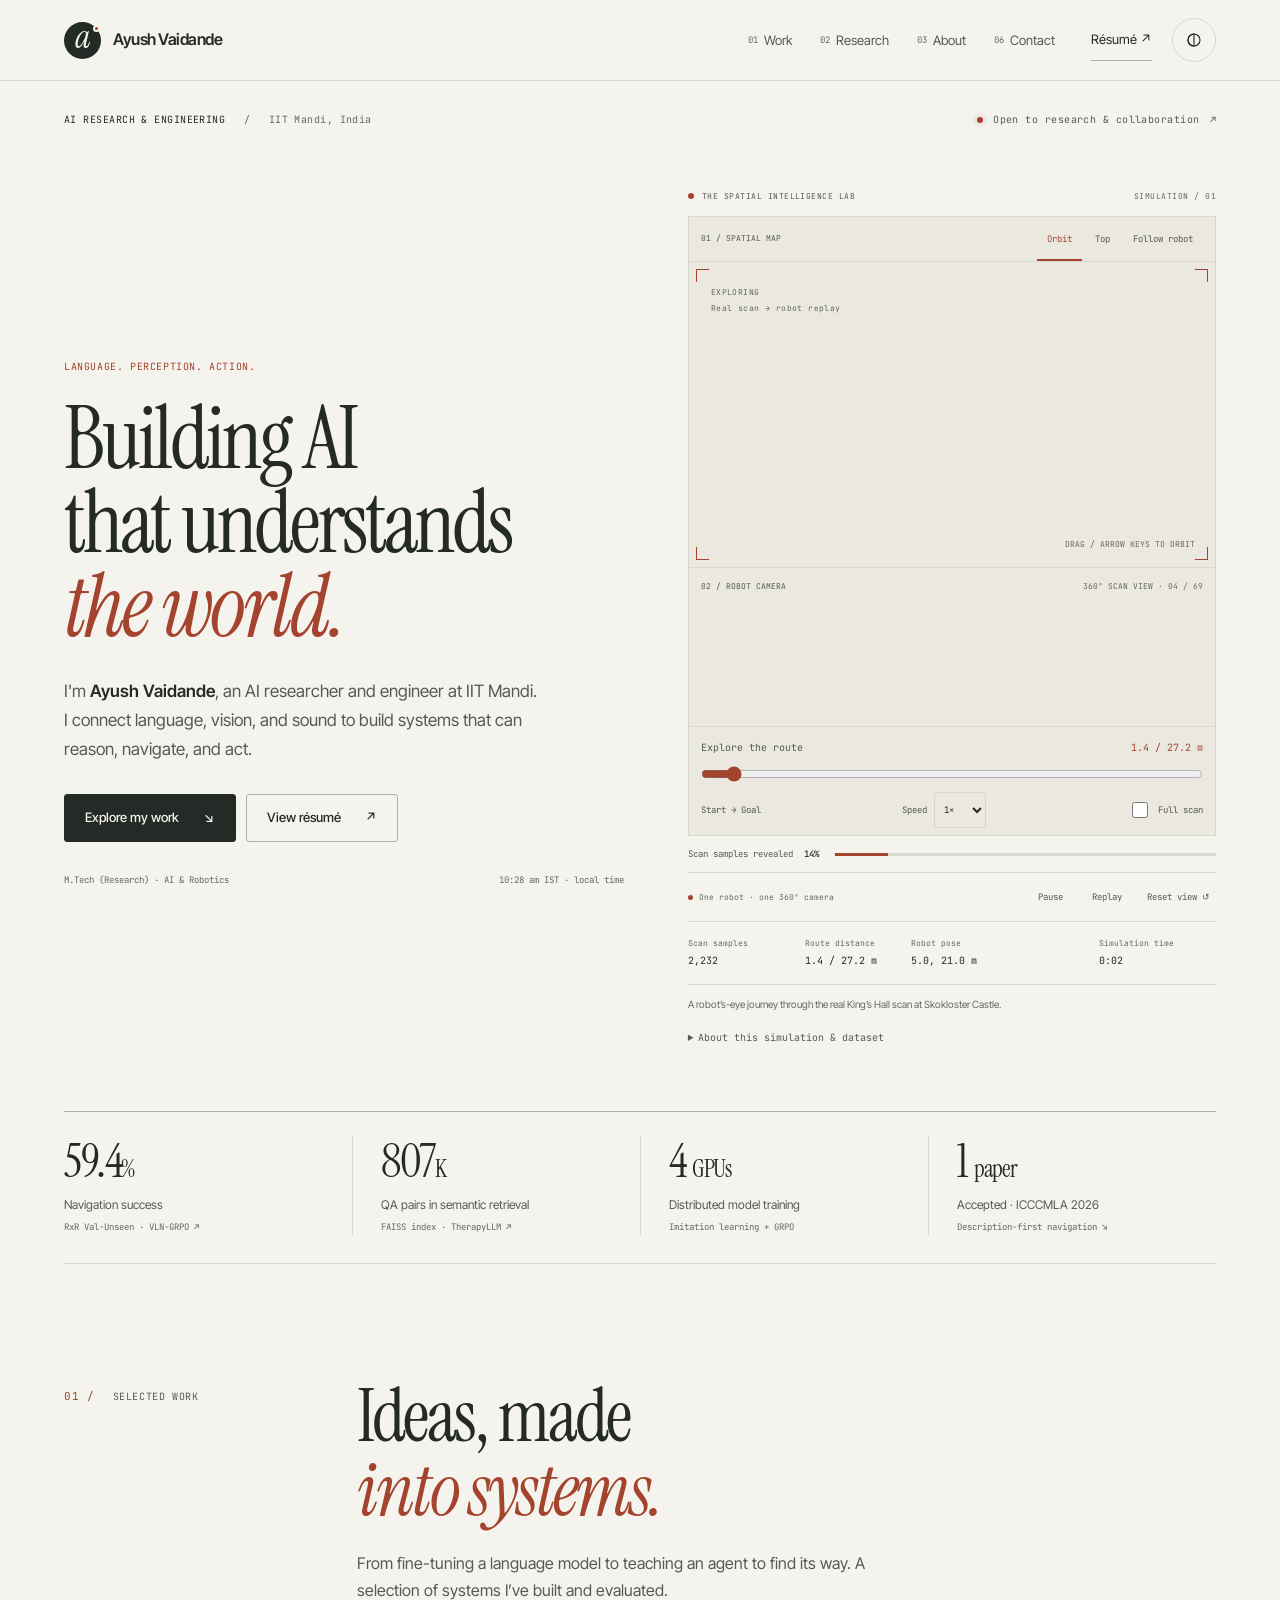
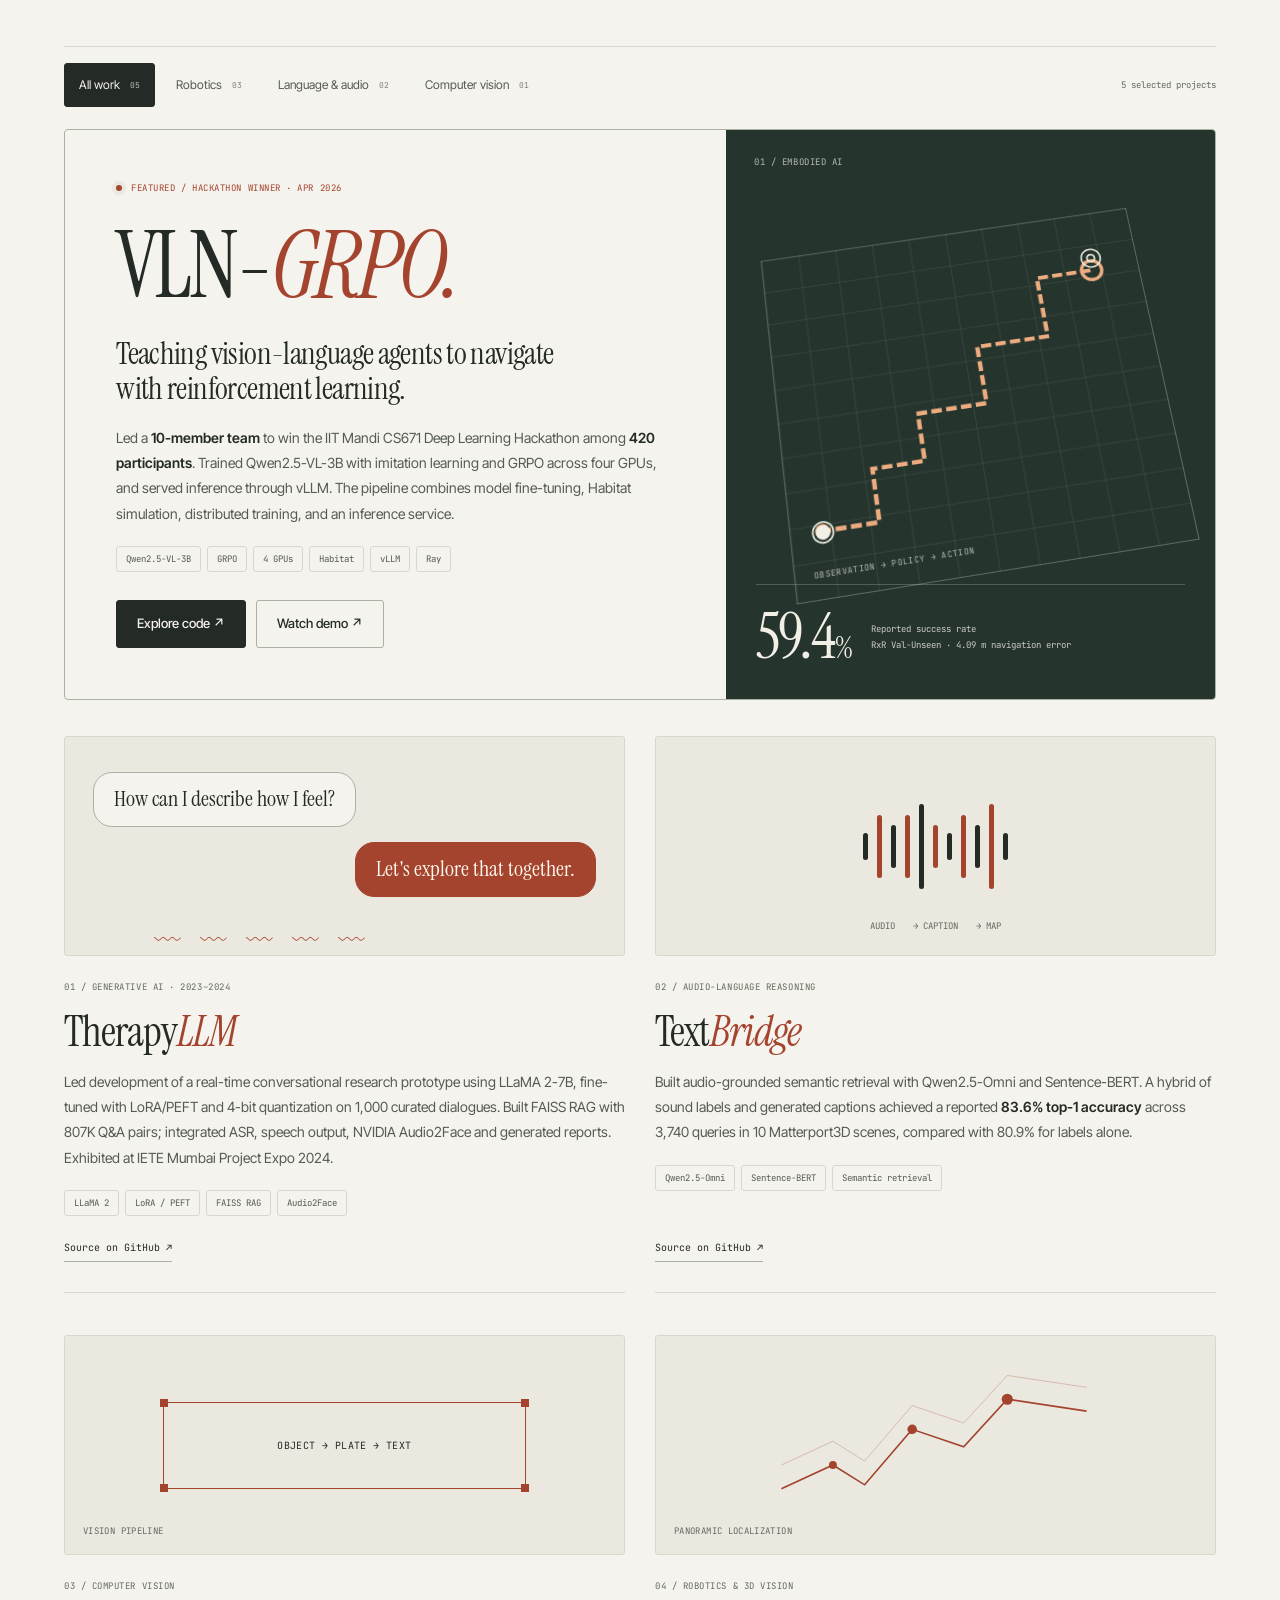
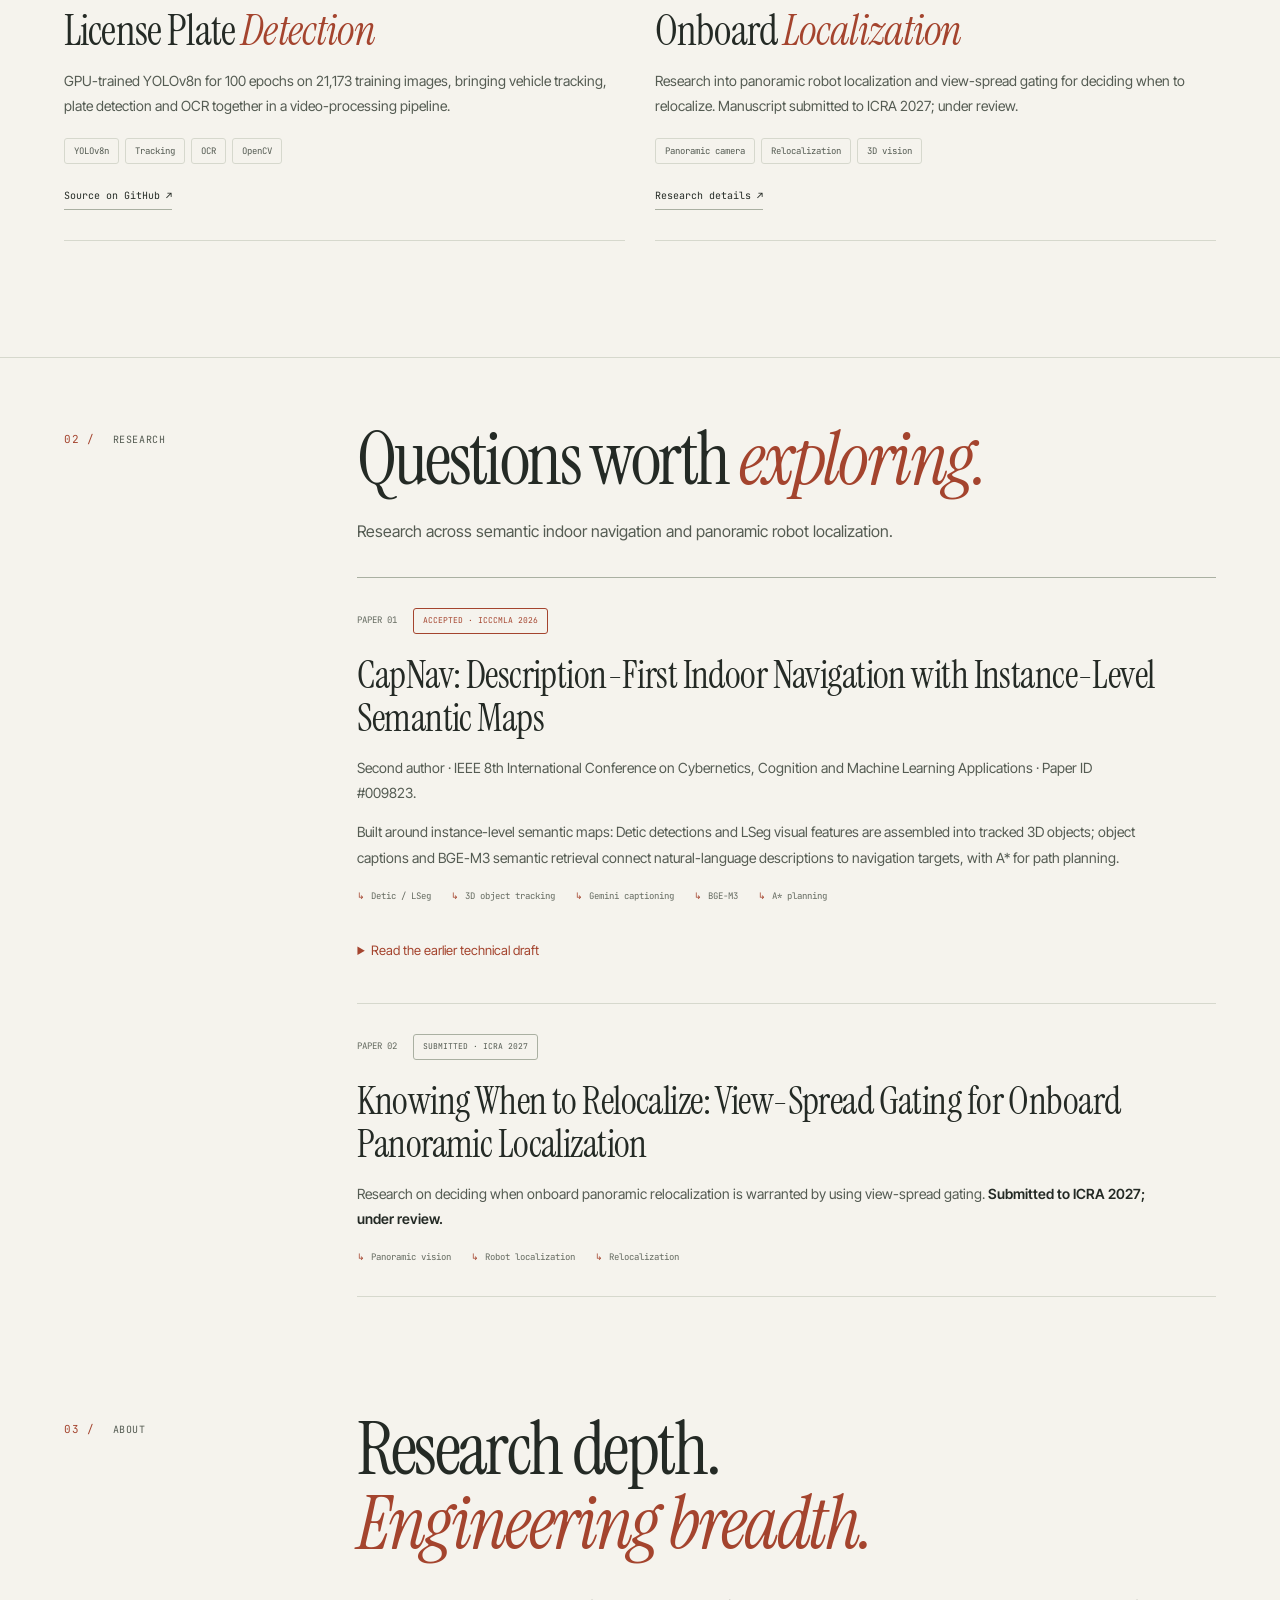
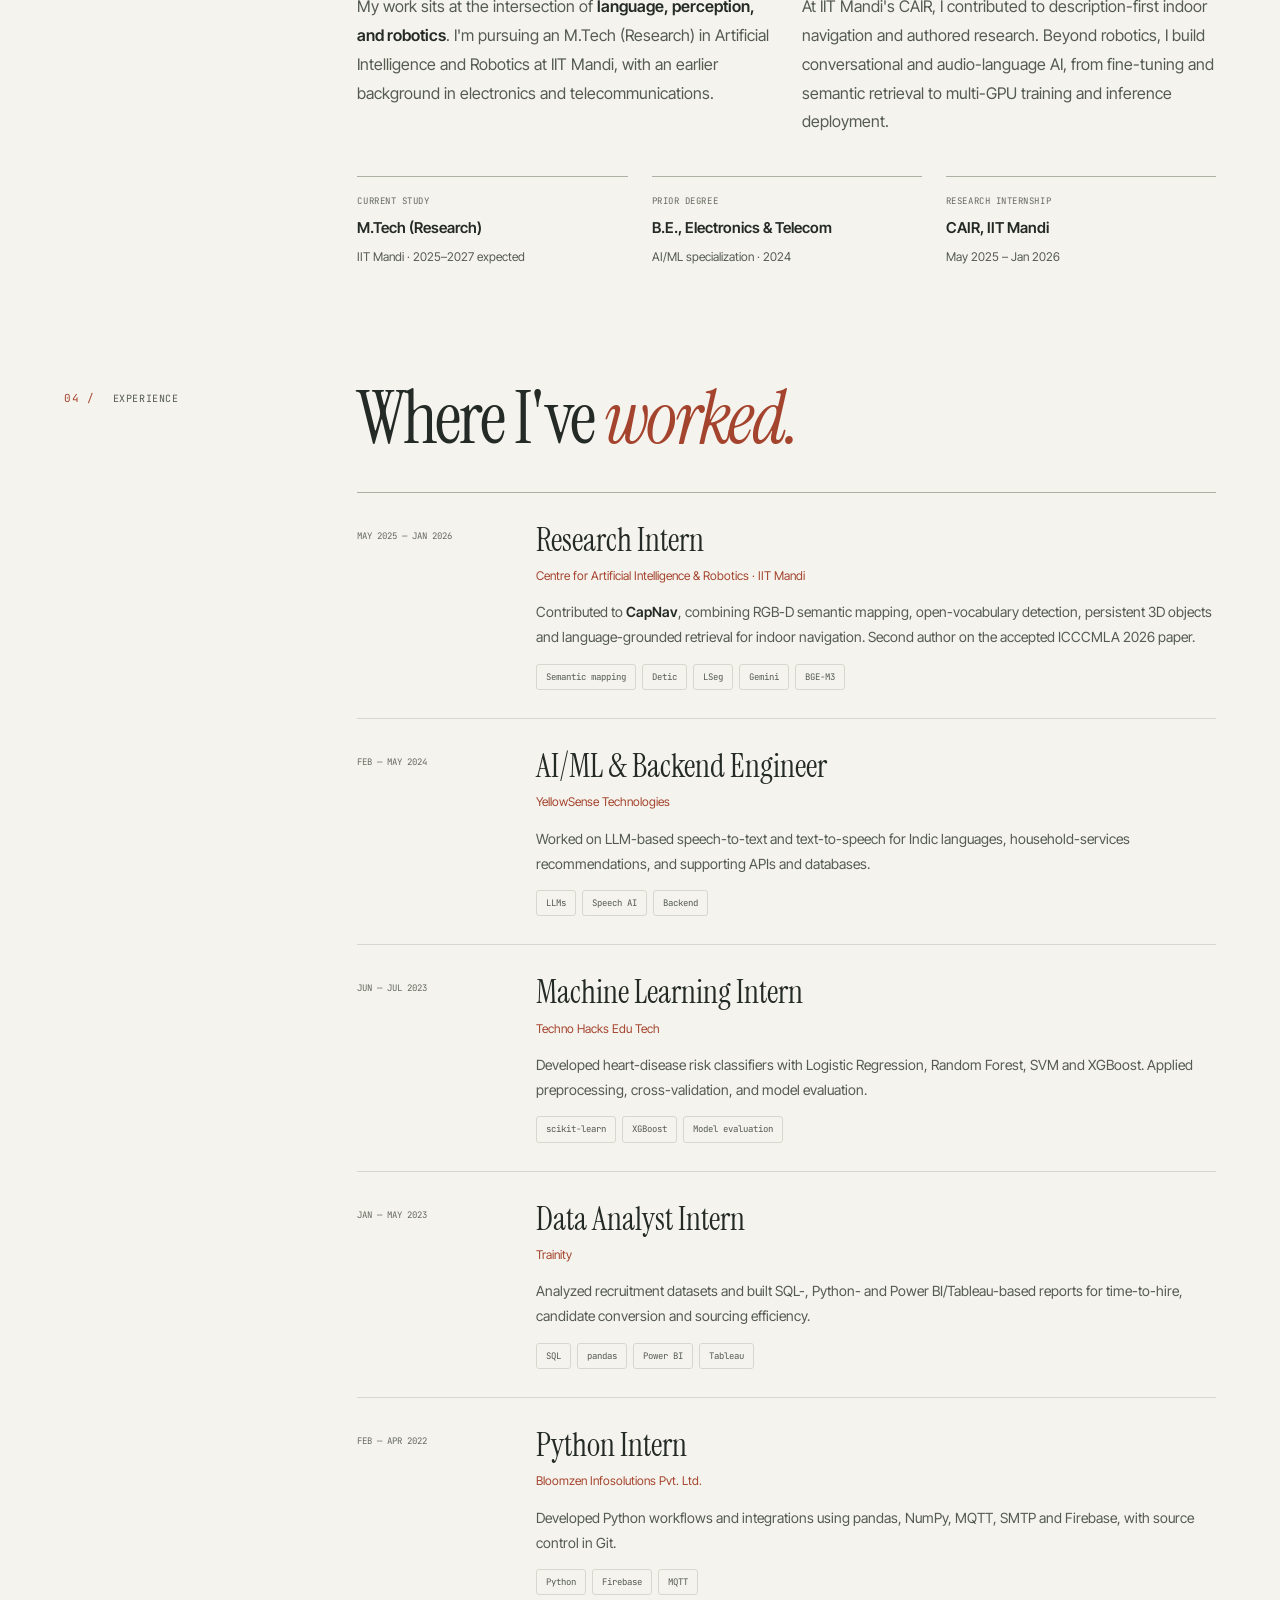
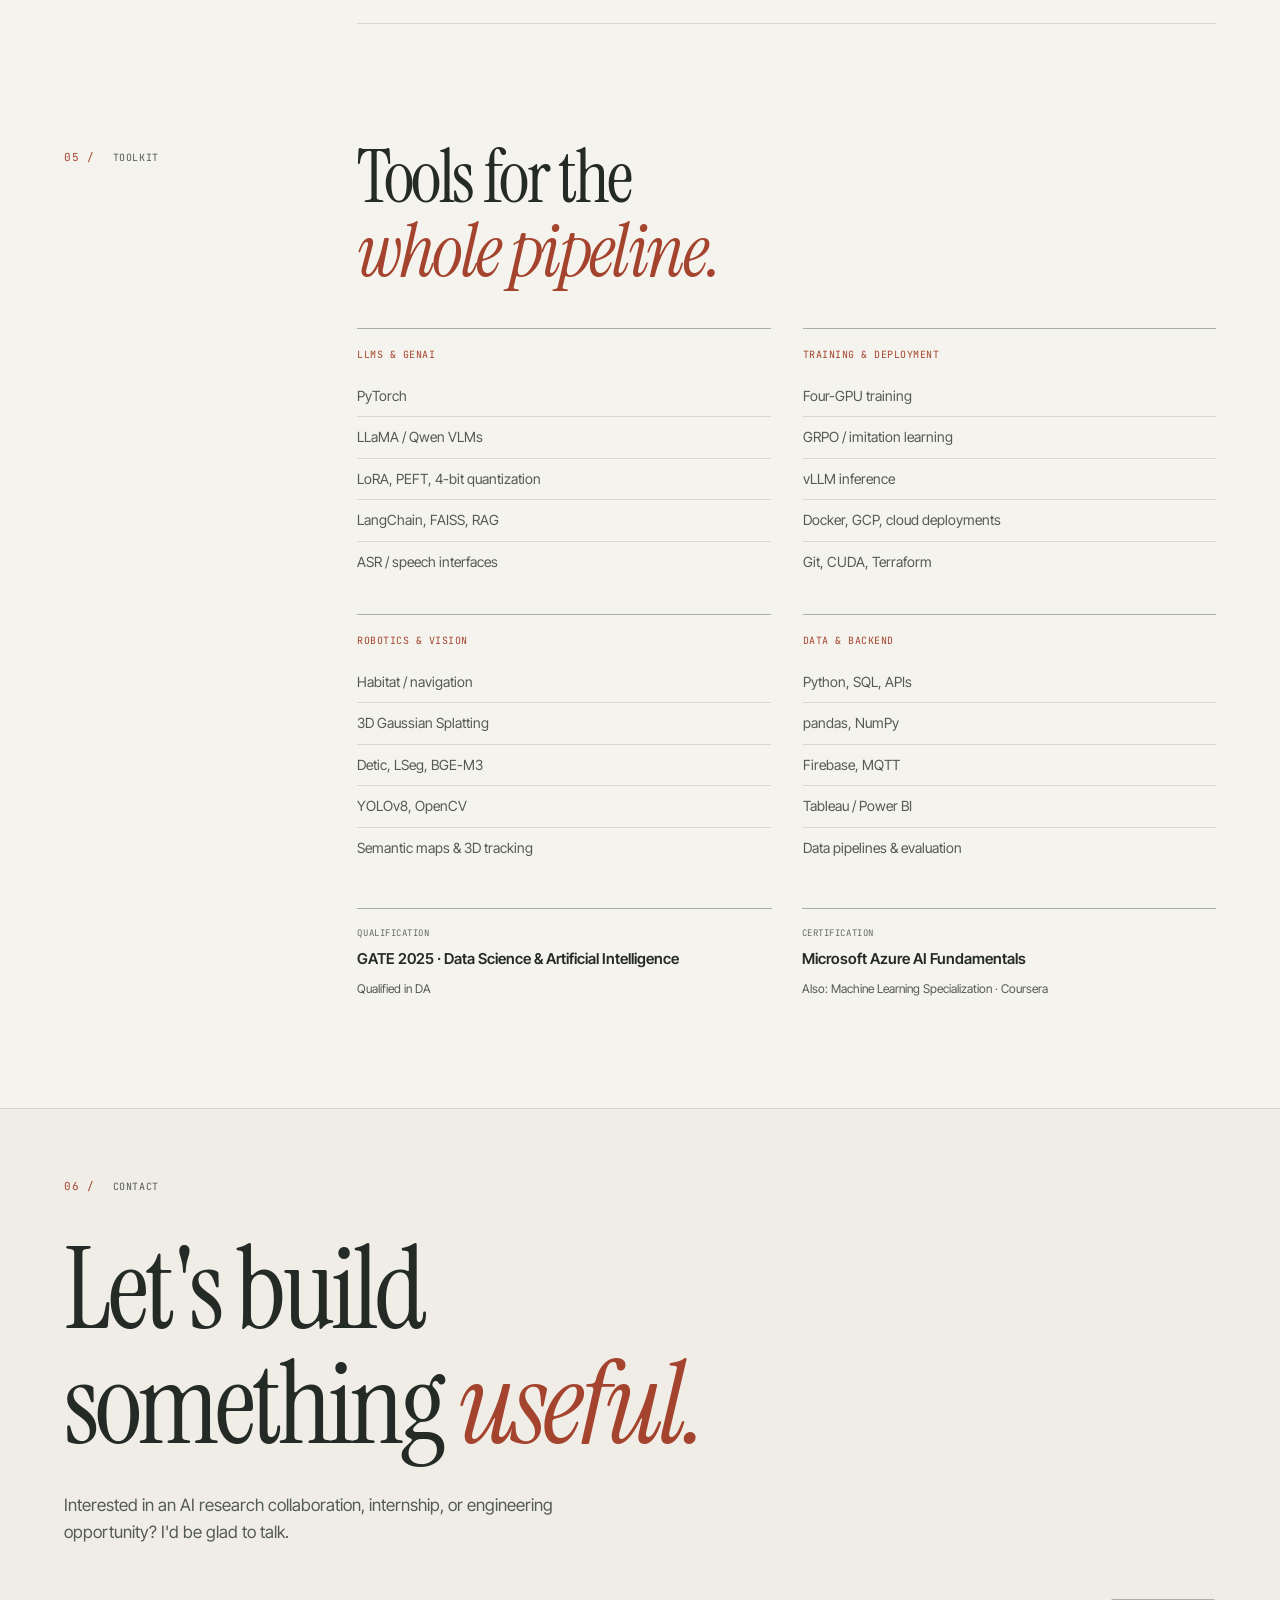
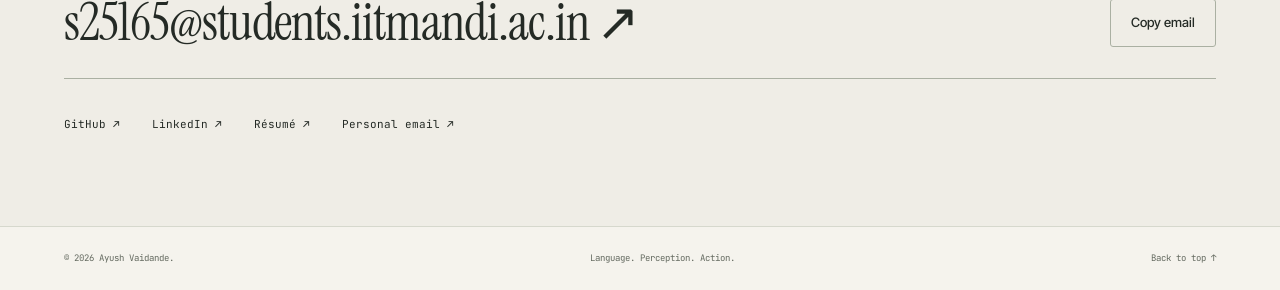
<file: index.html>
<!DOCTYPE html>
<html lang="en">
<head>
  <meta charset="utf-8">
  <meta name="viewport" content="width=device-width, initial-scale=1">
  <meta name="color-scheme" content="light dark">
  <meta name="author" content="Ayush Ravindra Vaidande">
  <title>Ayush Vaidande — AI Researcher · Multimodal Systems &amp; Robotics</title>
  <meta name="description" content="Ayush Vaidande is an AI and robotics researcher at IIT Mandi, building multimodal LLMs, retrieval-augmented AI, robot perception, and GPU-trained navigation systems. Explore research, projects, publications, and resume.">
  <meta name="theme-color" content="#f5f3ed">
  <meta property="og:type" content="website">
  <meta property="og:title" content="Ayush Vaidande — AI Research & Engineering">
  <meta property="og:description" content="Multimodal LLMs, retrieval systems, robot navigation and AI infrastructure. Research and projects by Ayush Vaidande.">
  <meta property="og:url" content="https://theiotguy.github.io/portfolio/">
  <meta property="og:image" content="https://theiotguy.github.io/portfolio/assets/social-card.png">
  <meta property="og:image:width" content="1200">
  <meta property="og:image:height" content="630">
  <meta property="og:image:alt" content="Ayush Vaidande — AI Research and Engineering. Language, perception, action.">
  <meta name="twitter:card" content="summary_large_image">
  <link rel="canonical" href="https://theiotguy.github.io/portfolio/">
  <link rel="icon" href="data:image/svg+xml,%3Csvg xmlns='http://www.w3.org/2000/svg' viewBox='0 0 64 64'%3E%3Crect width='64' height='64' rx='15' fill='%23181919'/%3E%3Ctext x='32' y='47' font-family='Georgia' font-size='50' font-style='italic' text-anchor='middle' fill='%23f1efe9'%3Ea%3C/text%3E%3Ccircle cx='47' cy='16' r='6' fill='%23b83d20'/%3E%3C/svg%3E">
  <link rel="preconnect" href="https://fonts.googleapis.com">
  <link rel="preconnect" href="https://fonts.gstatic.com" crossorigin>
  <link href="https://fonts.googleapis.com/css2?family=Instrument+Serif:ital@0;1&family=Inter+Tight:wght@400;500;600;700&family=JetBrains+Mono:wght@400;500;600&display=swap" rel="stylesheet">
  <link rel="stylesheet" href="css/style.css?v=20261110-replay">
  <script src="js/splatmap.js?v=20261110-replay" defer></script>
  <script src="js/main.js?v=20261110-replay" defer></script>
  <script>

    (() => {try {let theme=localStorage.getItem('theme');if(theme!=='light'&&theme!=='dark')theme=window.matchMedia('(prefers-color-scheme: dark)').matches?'dark':'light';document.documentElement.dataset.theme=theme;}catch(e){document.documentElement.dataset.theme='light';}})();
  </script>
  <script type="application/ld+json">{"@context":"https://schema.org","@type":"Person","name":"Ayush Ravindra Vaidande","url":"https://theiotguy.github.io/portfolio/","email":"mailto:s25165@students.iitmandi.ac.in","alumniOf":{"@type":"CollegeOrUniversity","name":"Shivajirao Jondhale College of Engineering"},"affiliation":{"@type":"CollegeOrUniversity","name":"Indian Institute of Technology Mandi"},"sameAs":["https://github.com/THEIOTGUY","https://www.linkedin.com/in/ayush-vaidande-383998218/"]}</script>
</head>
<body>
<noscript><style>.theme-toggle,.menu-btn,#copy-email{display:none}@media(max-width:680px){.site-header{position:static}.header-inner{height:auto;padding-block:15px;flex-wrap:wrap}.nav{position:static;display:flex;flex-direction:row;flex-wrap:wrap;width:100%;padding:8px 0 0;border:0;gap:16px}.nav-link{font:14px Arial,sans-serif;padding:8px 0;border:0}.nav-link span{display:none}}</style></noscript>
<a class="skip" href="#main">Skip to main content</a>
<header class="site-header">
  <div class="wrap header-inner">
    <a class="brand" href="#top" aria-label="Ayush Vaidande, home"><span class="brand-mark" aria-hidden="true">a<span class="brand-dot"></span></span><span class="brand-name">Ayush Vaidande</span></a>
    <nav class="nav" id="nav" aria-label="Primary navigation">
      <a class="nav-link" href="#work"><span>01</span>Work</a>
      <a class="nav-link" href="#research"><span>02</span>Research</a>
      <a class="nav-link" href="#about"><span>03</span>About</a>
      <a class="nav-link" href="#contact"><span>06</span>Contact</a>
      <a class="nav-link mobile-resume" href="https://drive.google.com/file/d/1GcUx9p0rFMbqdpmThmN70M3OXyEjYob3/view?usp=drivesdk" target="_blank" rel="noopener noreferrer">Résumé ↗</a>
    </nav>
    <div class="header-actions">
      <a class="resume-link" href="https://drive.google.com/file/d/1GcUx9p0rFMbqdpmThmN70M3OXyEjYob3/view?usp=drivesdk" target="_blank" rel="noopener noreferrer">Résumé <span aria-hidden="true">↗</span></a>
      <button class="icon-btn theme-toggle" id="theme-toggle" type="button" aria-label="Switch theme" title="Toggle light and dark theme"><svg viewBox="0 0 24 24" fill="none" stroke="currentColor" stroke-width="1.5" aria-hidden="true"><circle cx="12" cy="12" r="8"/><path d="M12 4a8 8 0 0 0 0 16z"/></svg></button>
      <button class="icon-btn menu-btn" id="menu-btn" type="button" aria-label="Open menu" aria-expanded="false" aria-controls="nav"><span></span><span></span></button>
    </div>
  </div>
  <div class="progress" id="progress" aria-hidden="true"></div>
</header>
<main id="main">
  <section class="hero" id="top" aria-labelledby="hero-title">
    <div class="wrap">
      <div class="hero-meta"><p>AI RESEARCH &amp; ENGINEERING <span class="meta-separator">/</span> <span>IIT Mandi, India</span></p><a class="hero-status" href="#contact"><span class="live-dot" aria-hidden="true"></span>Open to research &amp; collaboration <span aria-hidden="true">↗</span></a></div>
      <div class="hero-grid">
        <div class="hero-copy">
          <p class="eyebrow hero-eyebrow">LANGUAGE. PERCEPTION. ACTION.</p>
          <h1 class="display hero-title" id="hero-title">Building AI<br>that understands<br><em>the world.</em></h1>
          <p class="hero-lede">I'm <strong>Ayush Vaidande</strong>, an AI researcher and engineer at IIT Mandi. I connect language, vision, and sound to build systems that can reason, navigate, and act.</p>
          <div class="hero-cta"><a class="btn btn-solid" href="#work">Explore my work <span aria-hidden="true">↘</span></a><a class="btn btn-line" href="https://drive.google.com/file/d/1GcUx9p0rFMbqdpmThmN70M3OXyEjYob3/view?usp=drivesdk" target="_blank" rel="noopener noreferrer">View résumé <span aria-hidden="true">↗</span></a></div>
          <div class="hero-byline"><span>M.Tech (Research) · AI &amp; Robotics</span><span><time id="clock">IST</time> · local time</span></div>
        </div>
        <figure class="fig hero-figure" aria-labelledby="map-caption">
          <div class="figure-heading"><span><span class="rec" aria-hidden="true"></span> THE SPATIAL INTELLIGENCE LAB</span><span>SIMULATION / 01</span></div>
          <div class="scene-views" role="group" aria-label="Map viewpoint">
            <span>01 / SPATIAL MAP</span><div><button type="button" data-map-view="orbit" aria-pressed="true">Orbit</button><button type="button" data-map-view="top" aria-pressed="false">Top</button><button type="button" data-map-view="follow" aria-pressed="false">Follow robot</button></div>
          </div>
          <div class="fig-frame"><canvas id="map-canvas" tabindex="0" role="img" aria-label="Interactive robot replay inside a real scanned indoor environment. Use arrow keys or drag to orbit; Home resets the view." aria-describedby="map-caption"></canvas><span class="corner tl"></span><span class="corner tr"></span><span class="corner bl"></span><span class="corner br"></span><div class="fig-overlay"><span class="fig-tag"><span class="sim-state" id="map-status">Mapping</span><br><span>Real scan → robot replay</span></span><span class="fig-hint">DRAG / ARROW KEYS TO ORBIT</span></div></div>
          <div class="panorama-panel"><div class="panorama-heading"><span>02 / ROBOT CAMERA</span><span>360° SCAN VIEW <span id="capture-status"></span></span></div><canvas id="camera-canvas" role="img" aria-label="360 degree panoramic rendering of the real castle scan from the simulated robot camera, synchronized with the map."></canvas></div>
          <div class="replay-controls" hidden>
            <div class="replay-labels"><label for="route-seek">Explore the route</label><output id="route-position" for="route-seek">0 / 27.2 m</output></div>
            <input id="route-seek" type="range" min="0" max="1000" value="0" step="1" aria-label="Position along the robot route" aria-valuetext="Start of route">
            <div class="replay-options"><span id="route-stage">Outbound</span><label for="replay-speed">Speed <select id="replay-speed" aria-label="Playback speed"><option value="0.5">0.5×</option><option value="1" selected>1×</option><option value="2">2×</option></select></label><label class="scan-switch"><input type="checkbox" id="scan-full"> Full scan</label></div>
          </div>
          <div class="mapping-progress"><span>Scan samples revealed <strong id="hud-coverage">—</strong></span><progress id="map-progress" max="100" value="0" aria-label="Fraction of scan samples within four meters of the robot route"></progress></div>
          <div class="map-toolbar"><span class="map-legend"><i aria-hidden="true"></i> One robot · one 360° camera</span><div class="map-controls" hidden><button id="map-toggle" type="button" aria-pressed="false"><span data-map-label>Pause motion</span></button><button id="map-replay" type="button" aria-label="Restart mapping from the beginning">Replay</button><button id="map-reset" type="button">Reset view <span aria-hidden="true">↺</span></button></div></div>
          <dl class="readout"><div><dt>Scan samples</dt><dd id="hud-splats">—</dd></div><div><dt>Route distance</dt><dd id="hud-obs">—</dd></div><div><dt>Robot pose</dt><dd id="hud-pose">—</dd></div><div><dt>Simulation time</dt><dd id="hud-time">—</dd></div></dl>
          <figcaption id="map-caption">A robot’s-eye journey through the real King’s Hall scan at Skokloster Castle.</figcaption>
          <details class="scan-about"><summary>About this simulation &amp; dataset</summary><p>Real textured scan; simulated robot and route. Camera views are pre-rendered every 0.4 m. The reveal counts scan samples within 4 m, without occlusion testing; it is not a measured reconstruction score or a live model evaluation.</p><p>Scan by <a href="https://sketchfab.com/3d-models/the-king-s-hall-d18155613363445b9b68c0c67196d98d" target="_blank" rel="noopener noreferrer">Erik Lernestål / Skokloster Castle</a> · CC BY 4.0. Distributed via <a href="https://huggingface.co/datasets/ai-habitat/habitat_test_scenes" target="_blank" rel="noopener noreferrer">Habitat Test Scenes</a>.</p></details>
        </figure>
      </div>
      <div class="impact" aria-label="Research and project highlights"><div><strong>59.4<span>%</span></strong><span>Navigation success</span><small>RxR Val-Unseen · <a href="https://github.com/THEIOTGUY/VLN-GRPO" target="_blank" rel="noopener noreferrer">VLN-GRPO ↗</a></small></div><div><strong>807<span>K</span></strong><span>QA pairs in semantic retrieval</span><small>FAISS index · <a href="https://github.com/THEIOTGUY/TherapyLLM" target="_blank" rel="noopener noreferrer">TherapyLLM ↗</a></small></div><div><strong>4 <span>GPUs</span></strong><span>Distributed model training</span><small>Imitation learning + GRPO</small></div><div><strong>1 <span>paper</span></strong><span>Accepted · ICCCMLA 2026</span><small><a href="#research">Description-first navigation ↘</a></small></div></div>
    </div>
  </section>

  <section class="section projects-section" id="work" aria-labelledby="work-head"><div class="wrap grid"><div class="sec-label reveal"><span class="idx">01 /</span><span>SELECTED WORK</span></div><div class="sec-body"><h2 class="display section-title reveal" id="work-head">Ideas, made<br><em>into systems.</em></h2><p class="section-note reveal">From fine-tuning a language model to teaching an agent to find its way. A selection of systems I’ve built and evaluated.</p></div></div>
  <div class="wrap">
    <div class="work-toolbar"><div class="project-filters" role="group" aria-label="Filter projects" hidden><button class="filter-btn active" type="button" data-filter="all" aria-pressed="true">All work <span>05</span></button><button class="filter-btn" type="button" data-filter="robotics" aria-pressed="false">Robotics <span>03</span></button><button class="filter-btn" type="button" data-filter="language" aria-pressed="false">Language &amp; audio <span>02</span></button><button class="filter-btn" type="button" data-filter="vision" aria-pressed="false">Computer vision <span>01</span></button></div><p class="filter-status" id="filter-status" role="status" aria-live="polite">5 selected projects</p></div>
    <article class="feature-project reveal" id="project-vln" data-category="robotics"><div class="feature-copy"><div class="eyebrow"><span class="live-dot" aria-hidden="true"></span> FEATURED / HACKATHON WINNER · APR 2026</div><h3 class="display">VLN-<em>GRPO.</em></h3><p class="feature-sub">Teaching vision-language agents to navigate with reinforcement learning.</p><p>Led a <strong>10-member team</strong> to win the IIT Mandi CS671 Deep Learning Hackathon among <strong>420 participants</strong>. Trained Qwen2.5-VL-3B with imitation learning and GRPO across four GPUs, and served inference through vLLM. The pipeline combines model fine-tuning, Habitat simulation, distributed training, and an inference service.</p><ul class="tags"><li>Qwen2.5-VL-3B</li><li>GRPO</li><li>4 GPUs</li><li>Habitat</li><li>vLLM</li><li>Ray</li></ul><div class="project-actions"><a class="btn btn-solid" href="https://github.com/THEIOTGUY/VLN-GRPO" target="_blank" rel="noopener noreferrer">Explore code ↗</a><a class="btn btn-line" href="https://drive.google.com/file/d/15JzGiJpku2RAGnERenPym_cz7Lz4FsfA/view?usp=drivesdk" target="_blank" rel="noopener noreferrer">Watch demo ↗</a></div></div><div class="feature-visual" aria-label="Illustration of a navigation grid with a highlighted path"><div class="visual-kicker">01 / EMBODIED AI</div><div class="grid-art"><span class="grid-robot">◉</span><span class="grid-goal">◎</span><svg viewBox="0 0 440 400" aria-hidden="true" preserveAspectRatio="none"><path d="M35 328 L98 328 L98 268 L157 268 L157 213 L236 213 L236 145 L319 145 L319 72 L385 72" fill="none" stroke="currentColor" stroke-width="5" stroke-linecap="square" stroke-dasharray="7 10"/><circle cx="35" cy="328" r="8" fill="currentColor"/><circle cx="385" cy="72" r="12" fill="none" stroke="currentColor" stroke-width="4"/></svg><div class="art-label">OBSERVATION → POLICY → ACTION</div></div><div class="feature-stat"><strong>59.4<span>%</span></strong><span>Reported success rate<br>RxR Val-Unseen · 4.09 m navigation error</span></div></div></article>
    <div class="project-grid">
      <article class="project-card reveal" data-category="language"><div class="card-art card-art-therapy" aria-hidden="true"><div class="chat-bubble left">How can I describe how I feel?</div><div class="chat-bubble right">Let's explore that together.</div><div class="signal">﹏﹏﹏﹏﹏</div></div><div class="project-info"><div class="eyebrow">01 / GENERATIVE AI · 2023–2024</div><h3>Therapy<em>LLM</em></h3><p>Led development of a real-time conversational research prototype using LLaMA 2-7B, fine-tuned with LoRA/PEFT and 4-bit quantization on 1,000 curated dialogues. Built FAISS RAG with 807K Q&A pairs; integrated ASR, speech output, NVIDIA Audio2Face and generated reports. Exhibited at IETE Mumbai Project Expo 2024.</p><ul class="tags"><li>LLaMA 2</li><li>LoRA / PEFT</li><li>FAISS RAG</li><li>Audio2Face</li></ul><a class="case-link" href="https://github.com/THEIOTGUY/TherapyLLM" target="_blank" rel="noopener noreferrer">Source on GitHub ↗</a></div></article>
      <article class="project-card reveal" data-category="language robotics"><div class="card-art card-art-audio" aria-hidden="true"><div class="audio-bars"><span></span><span></span><span></span><span></span><span></span><span></span><span></span><span></span><span></span><span></span><span></span></div><div class="art-trace"><span>AUDIO</span><span>→ CAPTION</span><span>→ MAP</span></div></div><div class="project-info"><div class="eyebrow">02 / AUDIO-LANGUAGE REASONING</div><h3>Text<em>Bridge</em></h3><p>Built audio-grounded semantic retrieval with Qwen2.5-Omni and Sentence-BERT. A hybrid of sound labels and generated captions achieved a reported <strong>83.6% top-1 accuracy</strong> across 3,740 queries in 10 Matterport3D scenes, compared with 80.9% for labels alone.</p><ul class="tags"><li>Qwen2.5-Omni</li><li>Sentence-BERT</li><li>Semantic retrieval</li></ul><a class="case-link" href="https://github.com/THEIOTGUY/multimodal" target="_blank" rel="noopener noreferrer">Source on GitHub ↗</a></div></article>
      <article class="project-card reveal" data-category="vision"><div class="card-art card-art-vision" aria-hidden="true"><div class="plate-box"><span class="target-corner tl"></span><span class="target-corner tr"></span><span class="target-corner bl"></span><span class="target-corner br"></span><span>OBJECT → PLATE → TEXT</span></div><div class="art-label">VISION PIPELINE</div></div><div class="project-info"><div class="eyebrow">03 / COMPUTER VISION</div><h3>License Plate <em>Detection</em></h3><p>GPU-trained YOLOv8n for 100 epochs on 21,173 training images, bringing vehicle tracking, plate detection and OCR together in a video-processing pipeline.</p><ul class="tags"><li>YOLOv8n</li><li>Tracking</li><li>OCR</li><li>OpenCV</li></ul><a class="case-link" href="https://github.com/THEIOTGUY/yolov8_car_number_plate_detection" target="_blank" rel="noopener noreferrer">Source on GitHub ↗</a></div></article>
      <article class="project-card reveal" data-category="robotics"><div class="card-art card-art-research" aria-hidden="true"><svg viewBox="0 0 460 220"><g fill="none" stroke="currentColor"><path d="M35 165L100 135 140 160 200 90 265 112 320 52 420 67" stroke-width="2"/><path d="M35 135L100 105 140 130 200 60 265 82 320 22 420 37" stroke-width="1" opacity=".35"/></g><g fill="currentColor"><circle cx="100" cy="135" r="5"/><circle cx="200" cy="90" r="6"/><circle cx="320" cy="52" r="7"/></g></svg><div class="art-label">PANORAMIC LOCALIZATION</div></div><div class="project-info"><div class="eyebrow">04 / ROBOTICS & 3D VISION</div><h3>Onboard <em>Localization</em></h3><p>Research into panoramic robot localization and view-spread gating for deciding when to relocalize. Manuscript submitted to ICRA 2027; under review.</p><ul class="tags"><li>Panoramic camera</li><li>Relocalization</li><li>3D vision</li></ul><a class="case-link" href="#research">Research details ↗</a></div></article>
    </div>
  </div></section>

  <section class="section research-section" id="research" aria-labelledby="research-head"><div class="wrap grid"><div class="sec-label reveal"><span class="idx">02 /</span><span>RESEARCH</span></div><div class="sec-body"><h2 class="display section-title reveal" id="research-head">Questions worth <em>exploring.</em></h2><p class="section-note reveal">Research across semantic indoor navigation and panoramic robot localization.</p>
    <article class="research-paper reveal"><div class="paper-index">PAPER 01 <span class="paper-status">ACCEPTED · ICCCMLA 2026</span></div><h3>CapNav: Description-First Indoor Navigation with Instance-Level Semantic Maps</h3><p>Second author · IEEE 8th International Conference on Cybernetics, Cognition and Machine Learning Applications · Paper ID #009823.</p><p>Built around instance-level semantic maps: Detic detections and LSeg visual features are assembled into tracked 3D objects; object captions and BGE-M3 semantic retrieval connect natural-language descriptions to navigation targets, with A* for path planning.</p><div class="method-row"><span>Detic / LSeg</span><span>3D object tracking</span><span>Gemini captioning</span><span>BGE-M3</span><span>A* planning</span></div><details class="research-note"><summary>Read the earlier technical draft</summary><p>An earlier technical draft evaluates independent subgoal success on 364 <strong>category-only</strong> subgoals. The draft and its evaluation predate the accepted ICCCMLA manuscript.</p><a href="https://openreview.net/pdf?id=zZvrFzDkwF" target="_blank" rel="noopener noreferrer">Read earlier technical draft ↗</a></details></article>
    <article class="research-paper reveal"><div class="paper-index">PAPER 02 <span class="paper-status review">SUBMITTED · ICRA 2027</span></div><h3>Knowing When to Relocalize: View-Spread Gating for Onboard Panoramic Localization</h3><p>Research on deciding when onboard panoramic relocalization is warranted by using view-spread gating. <strong>Submitted to ICRA 2027; under review.</strong></p><div class="method-row"><span>Panoramic vision</span><span>Robot localization</span><span>Relocalization</span></div></article>
  </div></div></section>

  <section class="section" id="about" aria-labelledby="about-head"><div class="wrap grid"><div class="sec-label reveal"><span class="idx">03 /</span><span>ABOUT</span></div><div class="sec-body"><h2 class="display section-title reveal" id="about-head">Research depth.<br><em>Engineering breadth.</em></h2><div class="prose-cols"><p class="reveal">My work sits at the intersection of <strong>language, perception, and robotics</strong>. I'm pursuing an M.Tech (Research) in Artificial Intelligence and Robotics at IIT Mandi, with an earlier background in electronics and telecommunications.</p><p class="reveal">At IIT Mandi's CAIR, I contributed to description-first indoor navigation and authored research. Beyond robotics, I build conversational and audio-language AI, from fine-tuning and semantic retrieval to multi-GPU training and inference deployment.</p></div><div class="facts reveal"><div><span class="fact-label">CURRENT STUDY</span><strong>M.Tech (Research)</strong><span>IIT Mandi · 2025–2027 expected</span></div><div><span class="fact-label">PRIOR DEGREE</span><strong>B.E., Electronics & Telecom</strong><span>AI/ML specialization · 2024</span></div><div><span class="fact-label">RESEARCH INTERNSHIP</span><strong>CAIR, IIT Mandi</strong><span>May 2025 – Jan 2026</span></div></div></div></div></section>

  <section class="section" id="experience" aria-labelledby="experience-head"><div class="wrap grid"><div class="sec-label reveal"><span class="idx">04 /</span><span>EXPERIENCE</span></div><div class="sec-body"><h2 class="display section-title reveal" id="experience-head">Where I've <em>worked.</em></h2><div class="timeline">
    <article class="job reveal"><div class="job-date">MAY 2025 — JAN 2026</div><div class="job-main"><h3>Research Intern</h3><p class="job-org">Centre for Artificial Intelligence &amp; Robotics · IIT Mandi</p><p>Contributed to <strong>CapNav</strong>, combining RGB-D semantic mapping, open-vocabulary detection, persistent 3D objects and language-grounded retrieval for indoor navigation. Second author on the accepted ICCCMLA 2026 paper.</p><ul class="tags"><li>Semantic mapping</li><li>Detic</li><li>LSeg</li><li>Gemini</li><li>BGE-M3</li></ul></div></article>
    <article class="job reveal"><div class="job-date">FEB — MAY 2024</div><div class="job-main"><h3>AI/ML &amp; Backend Engineer</h3><p class="job-org">YellowSense Technologies</p><p>Worked on LLM-based speech-to-text and text-to-speech for Indic languages, household-services recommendations, and supporting APIs and databases.</p><ul class="tags"><li>LLMs</li><li>Speech AI</li><li>Backend</li></ul></div></article>
    <article class="job reveal"><div class="job-date">JUN — JUL 2023</div><div class="job-main"><h3>Machine Learning Intern</h3><p class="job-org">Techno Hacks Edu Tech</p><p>Developed heart-disease risk classifiers with Logistic Regression, Random Forest, SVM and XGBoost. Applied preprocessing, cross-validation, and model evaluation.</p><ul class="tags"><li>scikit-learn</li><li>XGBoost</li><li>Model evaluation</li></ul></div></article>
    <article class="job reveal"><div class="job-date">JAN — MAY 2023</div><div class="job-main"><h3>Data Analyst Intern</h3><p class="job-org">Trainity</p><p>Analyzed recruitment datasets and built SQL-, Python- and Power BI/Tableau-based reports for time-to-hire, candidate conversion and sourcing efficiency.</p><ul class="tags"><li>SQL</li><li>pandas</li><li>Power BI</li><li>Tableau</li></ul></div></article>
    <article class="job reveal"><div class="job-date">FEB — APR 2022</div><div class="job-main"><h3>Python Intern</h3><p class="job-org">Bloomzen Infosolutions Pvt. Ltd.</p><p>Developed Python workflows and integrations using pandas, NumPy, MQTT, SMTP and Firebase, with source control in Git.</p><ul class="tags"><li>Python</li><li>Firebase</li><li>MQTT</li></ul></div></article>
  </div></div></div></section>

  <section class="section" id="skills" aria-labelledby="skills-head"><div class="wrap grid"><div class="sec-label reveal"><span class="idx">05 /</span><span>TOOLKIT</span></div><div class="sec-body"><h2 class="display section-title reveal" id="skills-head">Tools for the<br><em>whole pipeline.</em></h2><div class="skills-grid">
    <div class="skill reveal"><h3>LLMs &amp; GenAI</h3><ul><li>PyTorch</li><li>LLaMA / Qwen VLMs</li><li>LoRA, PEFT, 4-bit quantization</li><li>LangChain, FAISS, RAG</li><li>ASR / speech interfaces</li></ul></div>
    <div class="skill reveal"><h3>Training &amp; deployment</h3><ul><li>Four-GPU training</li><li>GRPO / imitation learning</li><li>vLLM inference</li><li>Docker, GCP, cloud deployments</li><li>Git, CUDA, Terraform</li></ul></div>
    <div class="skill reveal"><h3>Robotics &amp; vision</h3><ul><li>Habitat / navigation</li><li>3D Gaussian Splatting</li><li>Detic, LSeg, BGE-M3</li><li>YOLOv8, OpenCV</li><li>Semantic maps &amp; 3D tracking</li></ul></div>
    <div class="skill reveal"><h3>Data &amp; backend</h3><ul><li>Python, SQL, APIs</li><li>pandas, NumPy</li><li>Firebase, MQTT</li><li>Tableau / Power BI</li><li>Data pipelines &amp; evaluation</li></ul></div>
  </div><div class="credentials reveal"><div><span class="fact-label">QUALIFICATION</span><strong>GATE 2025 · Data Science &amp; Artificial Intelligence</strong><span>Qualified in DA</span></div><div><span class="fact-label">CERTIFICATION</span><strong>Microsoft Azure AI Fundamentals</strong><span>Also: Machine Learning Specialization · Coursera</span></div></div></div></div></section>

  <section class="section contact" id="contact" aria-labelledby="contact-head"><div class="wrap"><p class="sec-label reveal"><span class="idx">06 /</span><span>CONTACT</span></p><h2 class="display contact-title reveal" id="contact-head">Let's build<br>something <em>useful.</em></h2><p class="contact-note reveal">Interested in an AI research collaboration, internship, or engineering opportunity? I'd be glad to talk.</p><div class="contact-mail reveal"><a class="mail" href="mailto:s25165@students.iitmandi.ac.in">s25165@students.<wbr>iitmandi.ac.in <span aria-hidden="true">↗</span></a><button class="btn btn-line" id="copy-email" type="button" data-email="s25165@students.iitmandi.ac.in">Copy email</button></div><div class="socials reveal"><a href="https://github.com/THEIOTGUY" target="_blank" rel="noopener noreferrer">GitHub ↗</a><a href="https://www.linkedin.com/in/ayush-vaidande-383998218/" target="_blank" rel="noopener noreferrer">LinkedIn ↗</a><a href="https://drive.google.com/file/d/1GcUx9p0rFMbqdpmThmN70M3OXyEjYob3/view?usp=drivesdk" target="_blank" rel="noopener noreferrer">Résumé ↗</a><a href="mailto:vaidandeayush.av@gmail.com">Personal email ↗</a></div></div></section>
</main>
<footer class="site-footer"><div class="wrap footer-inner"><span>© <span id="year">2026</span> Ayush Vaidande.</span><span>Language. Perception. Action.</span><a href="#top">Back to top ↑</a></div></footer>
<div id="toast" class="toast" role="status" aria-live="polite"></div>

</body>
</html>
</file>
<file: css/style.css>
/* Ayush Vaidande — a working notebook for language, perception, and action. */
:root {
  color-scheme: light;
  --bg: #f5f3ed;
  --bg-elev: #eae8df;
  --bg-soft: #efede6;
  --ink: #242a25;
  --ink-2: #545b52;
  --ink-3: #646a60;
  --rule: #d6d8cd;
  --rule-strong: #aab0a2;
  --accent: #a4442e;
  --accent-2: #bc5a40;
  --accent-ink: #fff9ef;
  --visual-bg: #25352d;
  --visual-ink: #f2f0e6;
  --visual-accent: #edab80;
  --sans: 'Inter Tight', Arial, sans-serif;
  --serif: 'Instrument Serif', Georgia, serif;
  --mono: 'JetBrains Mono', ui-monospace, monospace;
  --gutter: clamp(22px, 5vw, 80px);
  --max: 1320px;
  --header-h: 80px;
}
:root[data-theme='dark'] {
  color-scheme: dark;
  --bg: #1a211d;
  --bg-elev: #26312a;
  --bg-soft: #202a24;
  --ink: #eeeee3;
  --ink-2: #c0c8bb;
  --ink-3: #a1ac9d;
  --rule: #3c493e;
  --rule-strong: #6d7b69;
  --accent: #eea381;
  --accent-2: #eda281;
  --accent-ink: #1a211d;
  --visual-bg: #111b15;
}
*, *::before, *::after { box-sizing: border-box; }
html { scroll-behavior: smooth; scroll-padding-top: calc(var(--header-h) + 24px); }
body { margin: 0; background: var(--bg); color: var(--ink); font: 17px/1.6 var(--sans); -webkit-font-smoothing: antialiased; }
a { color: inherit; text-decoration: none; }
button { font: inherit; cursor: pointer; }
button, a { -webkit-tap-highlight-color: transparent; }
button:disabled { cursor: default; }
h1, h2, h3, p, figure, dl, dd { margin: 0; }
h1, h2, h3 { font-weight: 400; }
ul, ol { padding: 0; margin: 0; list-style: none; }
strong { font-weight: 600; color: var(--ink); }
[hidden] { display: none !important; }
::selection { background: var(--accent); color: var(--accent-ink); }
:focus-visible { outline: 2px solid var(--accent); outline-offset: 5px; }
.wrap { width: min(calc(100% - var(--gutter) * 2), var(--max)); margin-inline: auto; }
.display { font-family: var(--serif); letter-spacing: -.035em; line-height: 1; }
.display em { font-weight: 400; color: var(--accent); }
.skip { position: fixed; z-index: 1000; top: -80px; left: 16px; background: var(--ink); color: var(--bg); padding: 12px 18px; }
.skip:focus { top: 12px; }
.idx, .eyebrow, .sec-label, .fact-label { font: 11px/1.6 var(--mono); letter-spacing: .06em; }
.idx { color: var(--accent); }
/* A quiet, persistent way to get around. */
.site-header { position: sticky; top: 0; z-index: 100; background: var(--bg); border-bottom: 1px solid var(--rule); }
.header-inner { height: var(--header-h); display: flex; align-items: center; gap: 36px; }
.brand { display: flex; align-items: center; gap: 12px; flex-shrink: 0; }
.brand-mark { display: grid; place-items: center; position: relative; width: 37px; height: 37px; background: var(--ink); color: var(--bg); border-radius: 50%; font: italic 33px/.8 var(--serif); padding-bottom: 5px; }
.brand-dot { position: absolute; width: 7px; height: 7px; top: 3px; right: 1px; background: var(--accent); border: 2px solid var(--bg); border-radius: 50%; }
.brand-name { font-size: 16px; font-weight: 600; letter-spacing: -.03em; }
.nav { display: flex; align-items: center; margin-left: auto; gap: 28px; }
.nav-link { min-height: 44px; display: inline-flex; align-items: center; gap: 6px; font-size: 13px; color: var(--ink-2); }
.nav-link span { font: 9px var(--mono); color: var(--ink-3); }
.nav-link:hover, .nav-link.active { color: var(--accent); }
.nav-link.active { text-decoration: underline; text-underline-offset: 7px; }
.header-actions { display: flex; gap: 20px; align-items: center; }
.resume-link { font-size: 13px; padding: 10px 0; border-bottom: 1px solid var(--rule-strong); }
.resume-link:hover { color: var(--accent); border-color: var(--accent); }
.icon-btn { width: 44px; height: 44px; display: grid; place-items: center; border: 1px solid var(--rule); border-radius: 50%; background: transparent; color: var(--ink); }
.icon-btn:hover { border-color: var(--ink-3); background: var(--bg-elev); }
.theme-toggle svg { width: 18px; height: 18px; }
.menu-btn, .mobile-resume { display: none; }
.progress { position: absolute; bottom: -1px; left: 0; width: 100%; height: 2px; background: var(--accent); transform: scaleX(0); transform-origin: left; pointer-events: none; }
.btn { min-height: 48px; display: inline-flex; align-items: center; justify-content: center; gap: 24px; padding: 12px 20px; border: 1px solid var(--ink); border-radius: 3px; font-size: 13px; font-weight: 500; line-height: 1.5; transition: background .2s, color .2s, transform .2s; }
.btn:hover { transform: translateY(-2px); }
.btn-solid { background: var(--ink); color: var(--bg); }
.btn-solid:hover { background: var(--accent); border-color: var(--accent); color: var(--accent-ink); }
.btn-line { background: transparent; color: var(--ink); border-color: var(--rule-strong); }
.btn-line:hover { color: var(--accent); border-color: var(--accent); }
.live-dot, .rec { display: inline-block; width: 6px; height: 6px; flex: 0 0 6px; background: var(--accent); border-radius: 50%; }
.live-dot { box-shadow: 0 0 0 4px var(--bg-elev); }
/* The work and its author, visible in the first screen. */
.hero { padding: 30px 0 0; }
.hero-meta { display: flex; justify-content: space-between; align-items: center; gap: 20px; font: 10px/1.7 var(--mono); letter-spacing: .045em; }
.hero-meta p > span { color: var(--ink-3); }
.meta-separator { margin: 0 12px; }
.hero-status { display: flex; gap: 10px; align-items: center; font-size: 10px; color: var(--ink-2); }
.hero-status:hover { color: var(--accent); }
.hero-grid { display: grid; grid-template-columns: 1.06fr 1fr; align-items: center; gap: clamp(30px, 5vw, 76px); padding: 62px 0 54px; }
.hero-eyebrow { color: var(--accent); font-size: 10px; margin-bottom: 22px; }
.hero-title { font-size: clamp(60px, 6.7vw, 99px); line-height: .98; }
.hero-lede { margin-top: 28px; max-width: 480px; font-size: 17px; line-height: 1.7; color: var(--ink-2); }
.hero-cta { display: flex; flex-wrap: wrap; gap: 10px; margin-top: 30px; }
.hero-byline { display: flex; flex-wrap: wrap; justify-content: space-between; gap: 8px 20px; margin-top: 31px; font: 9px/1.6 var(--mono); color: var(--ink-3); }
.impact { display: grid; grid-template-columns: repeat(4, minmax(0, 1fr)); border-top: 1px solid var(--rule-strong); border-bottom: 1px solid var(--rule); padding: 24px 0 28px; }
.impact > div { padding: 0 28px; border-left: 1px solid var(--rule); }
.impact > div:first-child { padding-left: 0; border-left: 0; }
.impact > div:last-child { padding-right: 0; }
.impact strong { display: block; font: 47px/1.1 var(--serif); letter-spacing: -.03em; }
.impact strong span { font: 24px var(--serif); }
.impact > div > span { display: block; margin-top: 7px; font-size: 12px; color: var(--ink-2); }
.impact small { display: block; margin-top: 6px; font: 9px/1.7 var(--mono); color: var(--ink-3); }
.impact small a:hover { color: var(--accent); text-decoration: underline; text-underline-offset: 4px; }
/* Native canvas illustration; its controls are optional enhancements. */
.hero-figure { min-width: 0; }
.figure-heading { display: flex; align-items: center; justify-content: space-between; gap: 10px; padding: 0 0 13px; font: 8px/1.6 var(--mono); letter-spacing: .06em; color: var(--ink-2); }
.figure-heading > span:first-child { display: flex; gap: 8px; align-items: center; }
.figure-heading > span:last-child { color: var(--ink-3); white-space: nowrap; }
.fig-frame { height: clamp(300px, 29vw, 420px); position: relative; overflow: hidden; background: var(--bg-elev); border: 1px solid var(--rule); }
#map-canvas { display: block; width: 100%; height: 100%; cursor: grab; touch-action: pan-y; }
#map-canvas:active { cursor: grabbing; }
#map-canvas:focus-visible { outline-offset: -5px; }
.fig-overlay { position: absolute; inset: 0; padding: 22px; pointer-events: none; display: flex; justify-content: space-between; }
.fig-tag { font: 9px/1.8 var(--mono); letter-spacing: .045em; color: var(--ink-2); }
.fig-tag > span { color: var(--ink-3); font-size: 8px; }
.fig-hint { position: absolute; bottom: 18px; right: 20px; font: 8px var(--mono); color: var(--ink-3); }
.corner { position: absolute; width: 13px; height: 13px; border: 1px solid var(--accent); pointer-events: none; }
.corner.tl { top: 7px; left: 7px; border-right: 0; border-bottom: 0; }
.corner.tr { top: 7px; right: 7px; border-left: 0; border-bottom: 0; }
.corner.bl { bottom: 7px; left: 7px; border-right: 0; border-top: 0; }
.corner.br { bottom: 7px; right: 7px; border-left: 0; border-top: 0; }
.map-toolbar { display: flex; align-items: center; justify-content: space-between; gap: 10px; border-bottom: 1px solid var(--rule); min-height: 49px; }
.map-legend { display: inline-flex; align-items: center; gap: 6px; font: 8px var(--mono); color: var(--ink-3); }
.map-legend i { width: 5px; height: 5px; border-radius: 50%; background: var(--accent); }
.map-controls { display: flex; gap: 12px; }
.map-controls button { padding: 13px 0; border: 0; background: transparent; color: var(--ink-2); font: 9px/1.8 var(--mono); min-height: 44px; }
.map-controls button:hover { color: var(--accent); }
.readout { display: grid; grid-template-columns: .9fr .8fr 1.5fr 1fr; gap: 12px; padding: 16px 0; border-bottom: 1px solid var(--rule); }
.readout dt { font: 8px var(--mono); color: var(--ink-3); }
.readout dd { margin-top: 6px; font: 10px/1.4 var(--mono); white-space: nowrap; }
.hero-figure figcaption { color: var(--ink-3); font-size: 10px; line-height: 1.65; margin-top: 11px; max-width: 440px; }
.scene-views { display: flex; flex-wrap: wrap; align-items: center; justify-content: space-between; gap: 4px 12px; padding: 0 12px; background: var(--bg-elev); border: 1px solid var(--rule); border-bottom: 0; font: 8px/1.6 var(--mono); color: var(--ink-2); }
.scene-views > div { display: flex; gap: 3px; }
.scene-views button { min-height: 44px; padding: 8px 10px; background: transparent; border: 0; color: var(--ink-2); font: 9px var(--mono); }
.scene-views button[aria-pressed='true'] { color: var(--accent); box-shadow: inset 0 -2px var(--accent); }
.hero-figure .fig-frame { height: clamp(270px, 24vw, 340px); }
.sim-state { color: var(--accent); text-transform: uppercase; }
.panorama-panel { background: var(--bg-elev); border: 1px solid var(--rule); border-top: 0; overflow: hidden; }
.panorama-heading { display: flex; justify-content: space-between; gap: 8px; padding: 12px 12px 0; font: 8px/1.5 var(--mono); color: var(--ink-2); }
.panorama-heading > span:last-child { color: var(--ink-3); }
#camera-canvas { width: 100%; height: 108px; display: block; }
.mapping-progress { display: flex; align-items: center; gap: 16px; padding: 12px 0; border-bottom: 1px solid var(--rule); color: var(--ink-2); font: 9px var(--mono); }
.mapping-progress > span { white-space: nowrap; }
.mapping-progress strong { color: var(--ink); margin-left: 6px; font-weight: 500; }
.mapping-progress progress { flex: 1; min-width: 0; height: 3px; border: 0; appearance: none; background: var(--rule); color: var(--accent); accent-color: var(--accent); }
.mapping-progress progress::-webkit-progress-bar { background: var(--rule); }
.mapping-progress progress::-webkit-progress-value { background: var(--accent); }
.mapping-progress progress::-moz-progress-bar { background: var(--accent); }
@media (max-width: 900px) and (min-width: 681px) {
  .scene-views { padding-inline: 8px; gap: 0; }.scene-views button { padding-inline: 8px; }
  .scene-views > span { width: 100%; padding-top: 8px; }.panorama-heading { font-size: 7px; }
}
@media (max-width: 400px) {
  .scene-views { padding-inline: 8px; }.scene-views button { padding-inline: 7px; font-size: 8px; }
  .panorama-heading { font-size: 7px; }.hero-figure .map-toolbar { flex-wrap: wrap; gap: 0; padding-top: 10px; }
}
/* Section layout uses generous margins and precise rules. */
.section { padding-top: clamp(88px, 9vw, 140px); }
.grid { display: grid; grid-template-columns: 22% minmax(0, 1fr); gap: 40px; }
.sec-label { display: flex; gap: 18px; align-items: baseline; padding-top: 9px; color: var(--ink-2); font-size: 10px; }
.section-title { font-size: clamp(52px, 5.8vw, 84px); }
.section-note { color: var(--ink-2); max-width: 540px; margin-top: 22px; font-size: 16px; line-height: 1.7; }
.tags { display: flex; flex-wrap: wrap; gap: 6px; margin-top: 20px; }
.tags li { padding: 5px 9px; border: 1px solid var(--rule); border-radius: 3px; color: var(--ink-2); font: 9px/1.6 var(--mono); }
/* Selected systems: choose a field and inspect the evidence. */
.projects-section > .grid { margin-bottom: 42px; }
.work-toolbar { display: flex; flex-wrap: wrap; align-items: center; justify-content: space-between; gap: 15px; border-top: 1px solid var(--rule); padding: 16px 0 22px; }
.project-filters { display: flex; flex-wrap: wrap; gap: 6px; }
.filter-btn { display: inline-flex; align-items: center; gap: 10px; background: transparent; color: var(--ink-2); border: 1px solid transparent; border-radius: 3px; padding: 10px 14px; min-height: 44px; font-size: 12px; }
.filter-btn span { font: 8px var(--mono); opacity: .75; }
.filter-btn:hover { border-color: var(--rule-strong); }
.filter-btn.active { background: var(--ink); color: var(--bg); border-color: var(--ink); }
.filter-status { font: 9px var(--mono); color: var(--ink-3); }
.feature-project { display: grid; grid-template-columns: 1.15fr .85fr; border: 1px solid var(--rule-strong); border-radius: 4px; overflow: hidden; }
.feature-copy { padding: clamp(28px, 4vw, 56px); }
.feature-copy .eyebrow { display: flex; align-items: center; gap: 9px; color: var(--accent); font-size: 9px; }
.feature-copy h3 { font-size: clamp(66px, 7.2vw, 110px); margin-top: 24px; }
.feature-sub { font: 31px/1.15 var(--serif); letter-spacing: -.02em; margin: 24px 0 18px; max-width: 450px; }
.feature-copy > p:not(.feature-sub) { color: var(--ink-2); font-size: 14px; line-height: 1.8; }
.project-actions { display: flex; flex-wrap: wrap; gap: 10px; margin-top: 28px; }
.feature-visual { background: var(--visual-bg); color: var(--visual-ink); min-height: 480px; position: relative; display: grid; place-items: center; padding: 60px 24px 100px; overflow: hidden; }
.visual-kicker { position: absolute; top: 26px; left: 28px; font: 9px var(--mono); letter-spacing: .06em; opacity: .7; }
.grid-art { position: relative; width: 88%; aspect-ratio: 1.1; border: 1px solid #ffffff35; background-image: linear-gradient(90deg, #ffffff12 1px, transparent 1px), linear-gradient(#ffffff12 1px, transparent 1px); background-size: 10% 10%; transform: perspective(900px) rotateX(15deg) rotateZ(-9deg); color: var(--visual-accent); }
.grid-art svg { width: 100%; height: 100%; position: absolute; inset: 0; }
.grid-robot, .grid-goal { position: absolute; font-size: 28px; color: var(--visual-ink); z-index: 1; }
.grid-robot { bottom: 12%; left: 5%; }
.grid-goal { top: 7%; right: 9%; }
.art-label { position: absolute; bottom: 16px; left: 18px; font: 9px/1.6 var(--mono); letter-spacing: .04em; color: var(--ink-3); }
.grid-art .art-label { color: var(--visual-ink); font-size: 8px; opacity: .7; }
.feature-stat { display: flex; align-items: center; gap: 20px; position: absolute; bottom: 30px; left: 30px; right: 30px; border-top: 1px solid #ffffff35; padding-top: 20px; }
.feature-stat strong { font: 64px/1 var(--serif); letter-spacing: -.03em; color: var(--visual-ink); }
.feature-stat strong span { font-size: 30px; }
.feature-stat > span { font: 9px/1.8 var(--mono); color: var(--visual-ink); opacity: .8; }
.project-grid { display: grid; grid-template-columns: 1fr 1fr; gap: 42px 30px; margin-top: 36px; }
.project-card { display: flex; flex-direction: column; border-bottom: 1px solid var(--rule); }
.card-art { height: 220px; background: var(--bg-elev); border: 1px solid var(--rule); border-radius: 3px; position: relative; overflow: hidden; display: grid; place-items: center; }
.project-info { display: flex; flex-direction: column; flex: 1; padding: 24px 0 30px; }
.project-info .eyebrow { color: var(--ink-3); font-size: 9px; }
.project-info h3 { font: 42px/1.1 var(--serif); letter-spacing: -.02em; margin: 14px 0; }
.project-info h3 em { color: var(--accent); }
.project-info > p { font-size: 14px; line-height: 1.8; color: var(--ink-2); max-width: 580px; }
.case-link { display: inline-flex; align-self: flex-start; margin-top: auto; padding: 24px 0 5px; font: 10px/1.6 var(--mono); border-bottom: 1px solid var(--rule-strong); }
.case-link:hover { color: var(--accent); border-color: var(--accent); }
.chat-bubble { position: absolute; padding: 13px 20px; border: 1px solid var(--rule-strong); border-radius: 19px; max-width: 75%; font: 22px/1.2 var(--serif); }
.chat-bubble.left { top: 35px; left: 28px; background: var(--bg); }
.chat-bubble.right { top: 105px; right: 28px; background: var(--accent); color: var(--accent-ink); border-color: var(--accent); }
.signal { position: absolute; bottom: 4px; left: 16%; font: 29px var(--mono); letter-spacing: 17px; color: var(--accent); }
.audio-bars { display: flex; align-items: center; gap: 9px; height: 90px; }
.audio-bars span { width: 5px; height: 30%; background: var(--ink); border-radius: 4px; }
.audio-bars span:nth-child(2n) { height: 70%; background: var(--accent); }
.audio-bars span:nth-child(3n) { height: 47%; }
.audio-bars span:nth-child(5n) { height: 95%; }
.art-trace { display: flex; gap: 18px; position: absolute; bottom: 23px; color: var(--ink-3); font: 9px var(--mono); }
.plate-box { position: relative; display: grid; place-items: center; width: 65%; height: 87px; border: 1px solid var(--accent); color: var(--ink); font: 10px var(--mono); letter-spacing: .04em; }
.target-corner { position: absolute; width: 8px; height: 8px; background: var(--accent); }
.target-corner.tl { top: -4px; left: -4px; }.target-corner.tr { top: -4px; right: -4px; }
.target-corner.bl { bottom: -4px; left: -4px; }.target-corner.br { bottom: -4px; right: -4px; }
.card-art-research svg { width: 88%; height: 80%; color: var(--accent); }
/* Publications retain their status and the context of earlier drafts. */
.research-section { border-top: 1px solid var(--rule); margin-top: clamp(88px, 9vw, 140px); padding-top: 64px; }
.research-paper { padding: 30px 0; border-bottom: 1px solid var(--rule); }
.research-paper:first-of-type { margin-top: 32px; border-top: 1px solid var(--rule-strong); }
.paper-index { display: flex; align-items: center; flex-wrap: wrap; gap: 16px; font: 9px/1.7 var(--mono); color: var(--ink-3); }
.paper-status { padding: 5px 9px; border: 1px solid var(--accent); color: var(--accent); border-radius: 3px; font-size: 8px; }
.paper-status.review { color: var(--ink-2); border-color: var(--rule-strong); }
.research-paper h3 { max-width: 840px; margin-top: 20px; font: 38px/1.15 var(--serif); letter-spacing: -.015em; }
.research-paper > p { max-width: 790px; margin-top: 14px; color: var(--ink-2); font-size: 14px; line-height: 1.8; }
.method-row { display: flex; flex-wrap: wrap; gap: 10px 20px; margin-top: 19px; font: 9px/1.7 var(--mono); color: var(--ink-3); }
.method-row span::before { content: '↳'; color: var(--accent); margin-right: 6px; }
.research-note { margin-top: 24px; font-size: 13px; color: var(--ink-2); }
.research-note summary { padding: 12px 0; cursor: pointer; color: var(--accent); }
.research-note p { margin: 5px 0 12px; line-height: 1.7; }
.research-note a { display: inline-block; padding: 8px 0; text-decoration: underline; text-underline-offset: 4px; }
/* Biography, chronology, and the tools behind the systems. */
.prose-cols { display: grid; grid-template-columns: 1fr 1fr; gap: 30px; margin-top: 32px; }
.prose-cols p { color: var(--ink-2); font-size: 16px; line-height: 1.8; }
.facts { display: grid; grid-template-columns: repeat(3, minmax(0, 1fr)); gap: 24px; margin-top: 40px; }
.facts > div, .credentials > div { display: flex; flex-direction: column; gap: 8px; padding-top: 17px; border-top: 1px solid var(--rule-strong); }
.fact-label { font-size: 9px; color: var(--ink-3); }
.facts strong, .credentials strong { font-size: 15px; line-height: 1.5; }
.facts > div > span:last-child, .credentials > div > span:last-child { color: var(--ink-2); font-size: 12px; }
.timeline { border-top: 1px solid var(--rule-strong); margin-top: 36px; }
.job { display: grid; grid-template-columns: 155px minmax(0, 1fr); gap: 24px; padding: 28px 0; border-bottom: 1px solid var(--rule); }
.job-date { color: var(--ink-3); padding-top: 8px; font: 9px/1.7 var(--mono); }
.job h3 { font: 32px/1.2 var(--serif); }
.job-org { margin-top: 7px; color: var(--accent); font-size: 12px; }
.job-main > p:not(.job-org) { color: var(--ink-2); margin-top: 14px; font-size: 14px; line-height: 1.8; }
.job .tags { margin-top: 14px; }
.skills-grid { display: grid; grid-template-columns: repeat(2, 1fr); gap: 32px; margin-top: 40px; }
.skill { border-top: 1px solid var(--rule-strong); padding-top: 19px; }
.skill h3 { margin-bottom: 15px; font: 10px var(--mono); text-transform: uppercase; letter-spacing: .05em; color: var(--accent); }
.skill li { border-bottom: 1px solid var(--rule); padding: 9px 0; font-size: 14px; color: var(--ink-2); }
.skill li:last-child { border: 0; }
.credentials { display: grid; grid-template-columns: 1fr 1fr; gap: 30px; margin-top: 40px; }
/* A direct, useful invitation. */
.contact { margin-top: 110px; padding: 60px 0 85px; border-top: 1px solid var(--rule); background: var(--bg-soft); }
.contact-title { font-size: clamp(68px, 9vw, 135px); margin-top: 36px; }
.contact-note { font-size: 17px; color: var(--ink-2); max-width: 520px; margin-top: 30px; }
.contact-mail { display: flex; align-items: center; justify-content: space-between; gap: 24px; padding-bottom: 24px; margin-top: 45px; border-bottom: 1px solid var(--rule-strong); }
.mail { font: clamp(28px, 4.1vw, 61px)/1.2 var(--serif); letter-spacing: -.02em; overflow-wrap: anywhere; }
.mail:hover { color: var(--accent); }
.contact-mail .btn { flex-shrink: 0; }
.socials { display: flex; flex-wrap: wrap; gap: 10px 32px; margin-top: 28px; font: 11px var(--mono); }
.socials a { padding: 10px 0; }
.socials a:hover { color: var(--accent); }
.site-footer { border-top: 1px solid var(--rule); padding: 24px 0; font: 9px/1.6 var(--mono); color: var(--ink-3); }
.footer-inner { display: flex; justify-content: space-between; flex-wrap: wrap; gap: 18px; }
.footer-inner a:hover { color: var(--accent); }
.toast { position: fixed; bottom: 25px; right: 25px; z-index: 200; max-width: calc(100% - 50px); padding: 13px 20px; border-radius: 3px; background: var(--ink); color: var(--bg); font: 12px var(--mono); opacity: 0; transform: translateY(15px); pointer-events: none; transition: opacity .2s, transform .2s; }
.toast.show { opacity: 1; transform: none; }
/* Content remains readable if JavaScript, animation, or a font fails. */
@keyframes enter { from { opacity: .5; transform: translateY(12px); } to { opacity: 1; transform: none; } }
.reveal.in { animation: enter .45s ease both; }
@media (max-width: 1100px) {
  .header-inner { gap: 22px; }.nav { gap: 20px; }.nav-link span { display: none; }
  .hero-grid { gap: 32px; }.hero-title { font-size: 7vw; }.hero-lede { font-size: 16px; }
  .figure-heading > span:last-child { display: none; }.map-legend { font-size: 7px; }
  .grid { grid-template-columns: 17% minmax(0, 1fr); gap: 28px; }
  .impact > div { padding: 0 18px; }.feature-copy { padding: 32px; }
}
@media (max-width: 900px) {
  :root { --header-h: 70px; }
  .hero-grid { grid-template-columns: 1fr 1fr; gap: 28px; padding-top: 40px; }
  .hero-title { font-size: 7.1vw; }.hero-lede { font-size: 15px; }.hero-eyebrow { font-size: 8px; }
  .hero-byline > span:last-child { display: none; }.hero-status { font-size: 8px; }.hero-meta { font-size: 9px; }
  .hero-cta .btn { font-size: 11px; padding-inline: 13px; gap: 15px; }
  .fig-frame { height: 310px; }.map-toolbar { flex-wrap: wrap; gap: 0; padding-top: 10px; }.map-controls { margin-left: auto; }
  .readout { grid-template-columns: 1fr 1fr; gap: 14px; }.figure-heading { font-size: 7px; }
  .impact strong { font-size: 40px; }.impact > div > span { font-size: 11px; }.impact small { font-size: 8px; }
  .grid { display: block; }.sec-label { margin-bottom: 24px; }.section-title { font-size: 68px; }
  .nav { gap: 18px; }.header-actions { gap: 14px; }.resume-link { display: none; }
  .feature-project { grid-template-columns: 1.1fr .9fr; }.feature-copy h3 { font-size: 74px; }
  .feature-sub { font-size: 28px; }.feature-visual { padding-inline: 15px; }.feature-stat { left: 22px; right: 22px; gap: 12px; flex-wrap: wrap; }.feature-stat strong { font-size: 56px; }
}
@media (max-width: 680px) {
  :root { --header-h: 68px; }
  .header-inner { justify-content: space-between; gap: 15px; }.brand-name { font-size: 15px; }.brand-mark { width: 33px; height: 33px; font-size: 29px; }
  .header-actions { gap: 9px; }.menu-btn { display: flex; flex-direction: column; align-items: center; justify-content: center; gap: 5px; }
  .menu-btn span { display: block; width: 17px; height: 1px; background: var(--ink); transition: transform .2s; }
  .menu-btn[aria-expanded='true'] span:first-child { transform: translateY(3px) rotate(45deg); }.menu-btn[aria-expanded='true'] span:last-child { transform: translateY(-3px) rotate(-45deg); }
  .nav { position: absolute; top: var(--header-h); left: 0; right: 0; margin: 0; background: var(--bg); border-bottom: 1px solid var(--rule); padding: 18px var(--gutter) 28px; display: none; flex-direction: column; align-items: stretch; gap: 0; max-height: calc(100dvh - var(--header-h)); overflow: auto; }
  .nav.open { display: flex; }.nav-link { font: 32px/1.4 var(--serif); padding: 12px 0; border-bottom: 1px solid var(--rule); gap: 12px; }.nav-link span { display: inline; }.mobile-resume { display: inline-flex; }
  .hero { padding-top: 22px; }.hero-meta { align-items: flex-start; font-size: 8px; gap: 15px; flex-wrap: wrap; }.meta-separator { margin-inline: 5px; }.hero-status { font-size: 8px; }
  .hero-grid { grid-template-columns: 1fr; padding: 43px 0 30px; gap: 42px; }.hero-eyebrow { font-size: 9px; margin-bottom: 20px; }
  .hero-title { font-size: clamp(58px, 12.4vw, 82px); }.hero-lede { font-size: 16px; max-width: 460px; margin-top: 24px; }.hero-cta { margin-top: 25px; }.hero-cta .btn { padding: 12px 17px; font-size: 12px; gap: 22px; }
  .hero-byline { margin-top: 24px; font-size: 9px; }.hero-byline > span:last-child { display: inline; }
  .figure-heading { font-size: 8px; }.figure-heading > span:last-child { display: inline; }.fig-frame { height: 310px; }.fig-tag { font-size: 8px; }.fig-hint { font-size: 7px; bottom: 17px; right: 17px; }
  .map-toolbar { padding-top: 0; gap: 8px; flex-wrap: nowrap; }.map-legend { font-size: 7px; }.map-controls { gap: 12px; }.map-controls button { font-size: 8px; }
  .readout { grid-template-columns: 1fr 1fr; gap: 15px; }.readout dd { font-size: 11px; }.readout dt { font-size: 8px; }.hero-figure figcaption { font-size: 10px; }
  .impact { grid-template-columns: 1fr 1fr; gap: 24px 0; padding-block: 26px; }.impact > div { padding: 0 0 0 20px; }.impact > div:nth-child(odd) { padding-left: 0; border-left: 0; }.impact strong { font-size: 44px; }.impact > div > span { font-size: 11px; }.impact small { font-size: 8px; }
  .section { padding-top: 78px; }.section-title { font-size: clamp(52px, 11vw, 72px); }.section-note { font-size: 15px; }.sec-label { font-size: 9px; gap: 12px; }
  .projects-section > .grid { margin-bottom: 30px; }.work-toolbar { gap: 10px; }.project-filters { gap: 4px; }.filter-btn { padding: 9px 10px; gap: 7px; font-size: 11px; }.filter-status { font-size: 8px; }
  .feature-project { grid-template-columns: 1fr; }.feature-copy { padding: 30px 23px; }.feature-copy .eyebrow { font-size: 8px; }.feature-copy h3 { font-size: 78px; }.feature-sub { font-size: 30px; }.feature-visual { min-height: 380px; padding: 58px 30px 100px; }.grid-art { width: 83%; max-width: 320px; }.feature-stat { flex-wrap: nowrap; bottom: 25px; left: 24px; right: 24px; gap: 20px; }.feature-stat strong { font-size: 56px; }
  .project-grid { grid-template-columns: 1fr; gap: 28px; margin-top: 28px; }.card-art { height: 210px; }.project-info h3 { font-size: 40px; }.project-info > p { font-size: 14px; }
  .research-section { margin-top: 78px; padding-top: 45px; }.research-paper h3 { font-size: 33px; }.research-paper > p { font-size: 14px; }
  .prose-cols { grid-template-columns: 1fr; gap: 18px; }.prose-cols p { font-size: 15px; }.facts { grid-template-columns: 1fr; gap: 22px; margin-top: 30px; }
  .job { grid-template-columns: 1fr; gap: 10px; padding: 23px 0; }.job-date { padding-top: 0; }.job h3 { font-size: 31px; }
  .skills-grid { gap: 24px 18px; margin-top: 30px; }.skill li { font-size: 12px; }.skill h3 { font-size: 8px; }.credentials { grid-template-columns: 1fr; gap: 24px; }
  .contact { margin-top: 75px; padding: 44px 0 60px; }.contact-title { font-size: clamp(60px, 13vw, 88px); margin-top: 28px; }.contact-note { font-size: 15px; }.contact-mail { align-items: flex-start; flex-direction: column; margin-top: 32px; }.mail { font-size: clamp(28px, 6.2vw, 42px); }.socials { font-size: 10px; gap: 6px 24px; }.footer-inner { font-size: 8px; }.footer-inner > span:nth-child(2) { display: none; }
}
@media (max-width: 360px) {
  .hero-title { font-size: 15vw; }.hero-byline > span:last-child { display: none; }.figure-heading > span:last-child { display: none; }.map-legend { max-width: 100px; line-height: 1.6; }.hero-cta { gap: 8px; }.hero-cta .btn { padding-inline: 12px; gap: 13px; }.skills-grid { grid-template-columns: 1fr; }.skill li { font-size: 14px; }
}
@media (prefers-reduced-motion: reduce) {
  html { scroll-behavior: auto; }
  *, *::before, *::after { animation: none !important; transition: none !important; }
}
@media print {
  .site-header, .hero-figure, .project-filters, .card-art, .feature-visual, #copy-email, .toast { display: none !important; }
  :root { --bg: #fff; --ink: #111; --ink-2: #333; --ink-3: #555; --gutter: 0px; }
  body { font-size: 11pt; }.hero-grid, .grid, .feature-project { display: block; }.hero-title { font-size: 40pt; }.section { padding-top: 30px; }.section-title { font-size: 28pt; }.contact { margin-top: 30px; padding: 30px 0; }.contact-title { font-size: 32pt; }.project-info, .research-paper, .job { break-inside: avoid; }.impact strong { font-size: 28pt; }a[href^='http'] { text-decoration: underline; }
}

/* Dataset playback: touch-friendly route inspection within the original figure. */
.replay-controls { padding: 13px 12px 7px; background: var(--bg-elev); border: 1px solid var(--rule); border-top: 0; }
.replay-labels, .replay-options { display: flex; align-items: center; justify-content: space-between; gap: 10px; font: 10px/1.6 var(--mono); color: var(--ink-2); }
.replay-labels output { color: var(--accent); white-space: nowrap; }
#route-seek { display: block; width: 100%; margin: 0; min-height: 36px; cursor: ew-resize; accent-color: var(--accent); }
.replay-options { font-size: 9px; flex-wrap: wrap; }
.replay-options label { display: inline-flex; align-items: center; gap: 7px; min-height: 36px; }
.replay-options select { color: var(--ink); background: var(--bg-elev); border: 1px solid var(--rule); border-radius: 3px; padding: 5px; min-height: 36px; font: inherit; }
.scan-switch input { width: 16px; height: 16px; accent-color: var(--accent); }
.scan-about { margin-top: 8px; color: var(--ink-2); font-size: 11px; line-height: 1.7; }
.scan-about summary { cursor: pointer; min-height: 36px; padding-block: 8px; font-family: var(--mono); font-size: 10px; }
.scan-about p { margin: 8px 0; max-width: 58ch; }
.scan-about a { text-decoration: underline; text-underline-offset: 3px; }
.hero-figure .map-controls button { padding-inline: 6px; min-width: 44px; }
.scene-views button:disabled { opacity: .45; cursor: wait; }
#camera-canvas { height: clamp(118px, 10.5vw, 150px); }
@media (max-width: 680px) {
  .hero-figure .fig-frame { height: 300px; }
  .hero-figure .map-toolbar { flex-wrap: wrap; padding-block: 6px; }
  .hero-figure .map-legend { font-size: 9px; }
  .hero-figure .map-controls { gap: 4px; }
  .hero-figure .readout { grid-template-columns: 1fr 1fr; gap: 14px; }
  .hero-figure .readout dt { font-size: 9px; }
  .hero-figure .readout dd { font-size: 12px; }
  .mapping-progress { font-size: 10px; }
  .panorama-heading { flex-wrap: wrap; font-size: 8px; }
}
</file>
